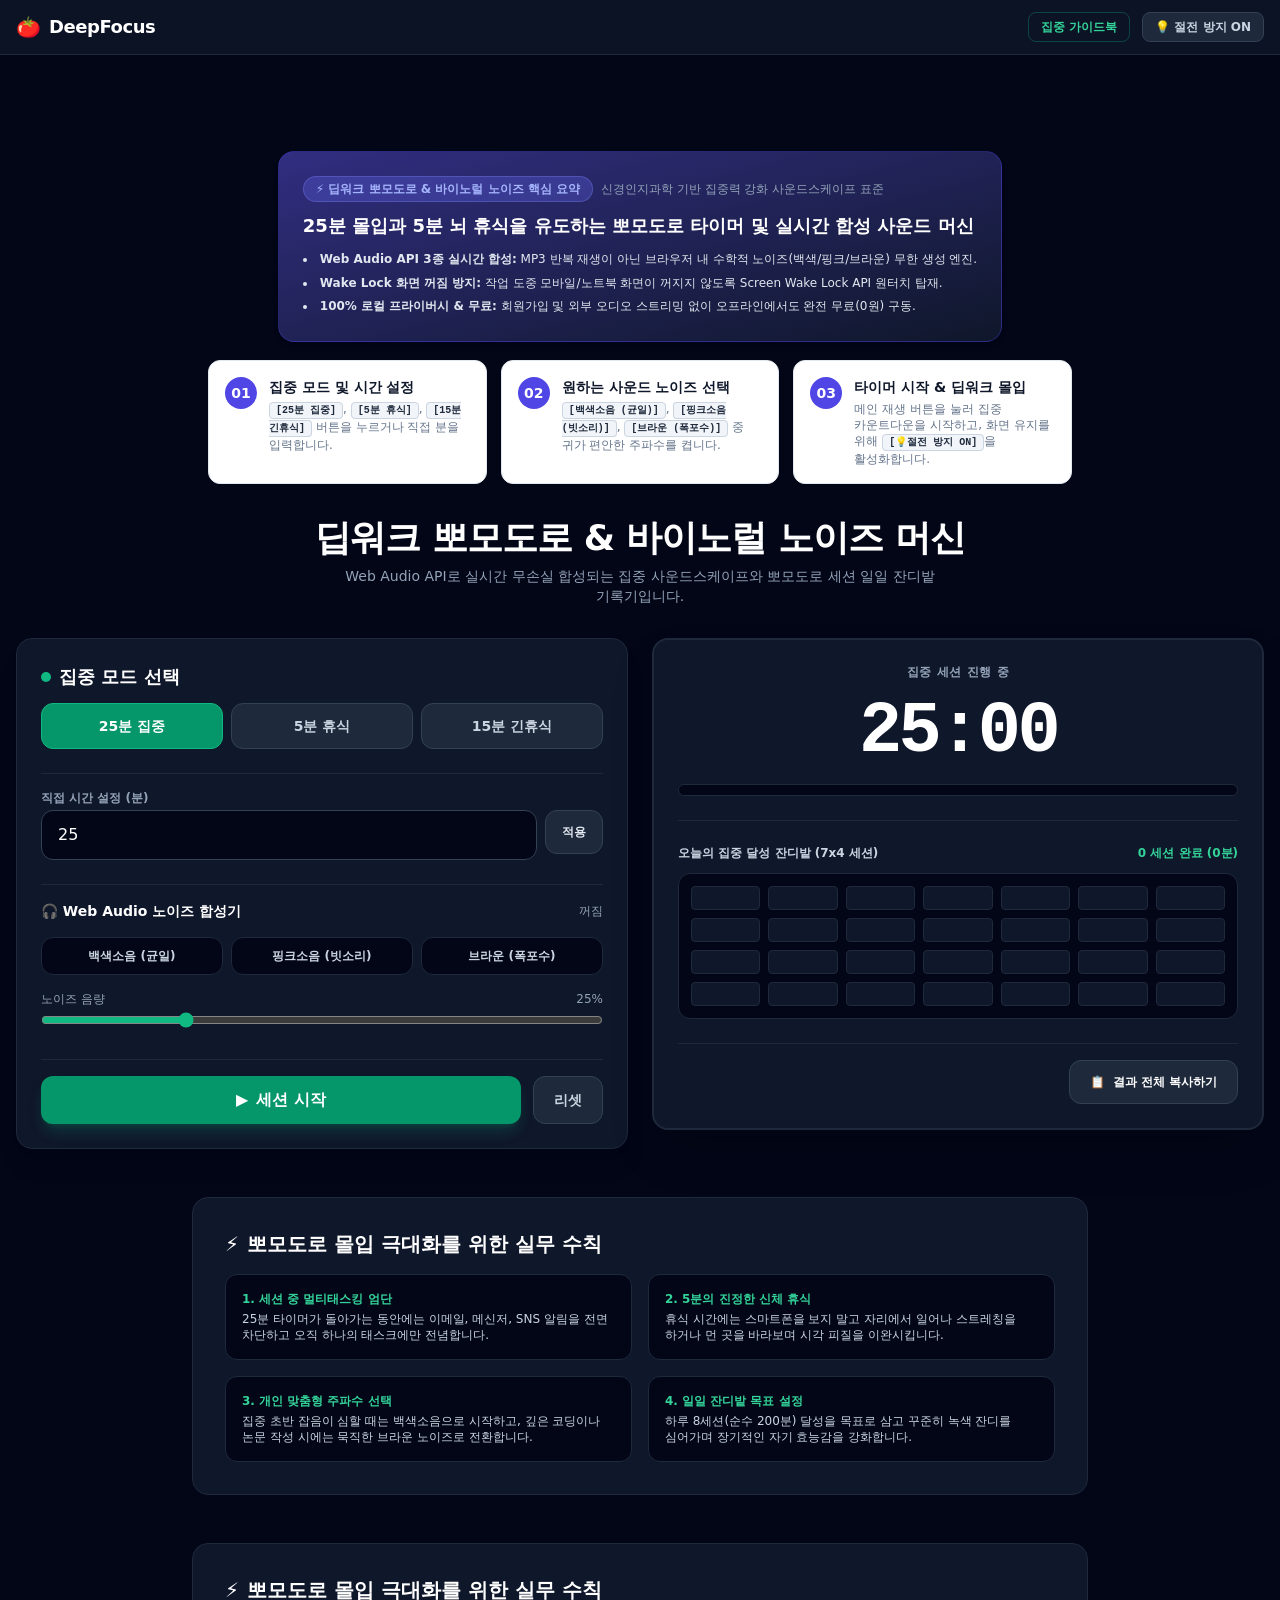
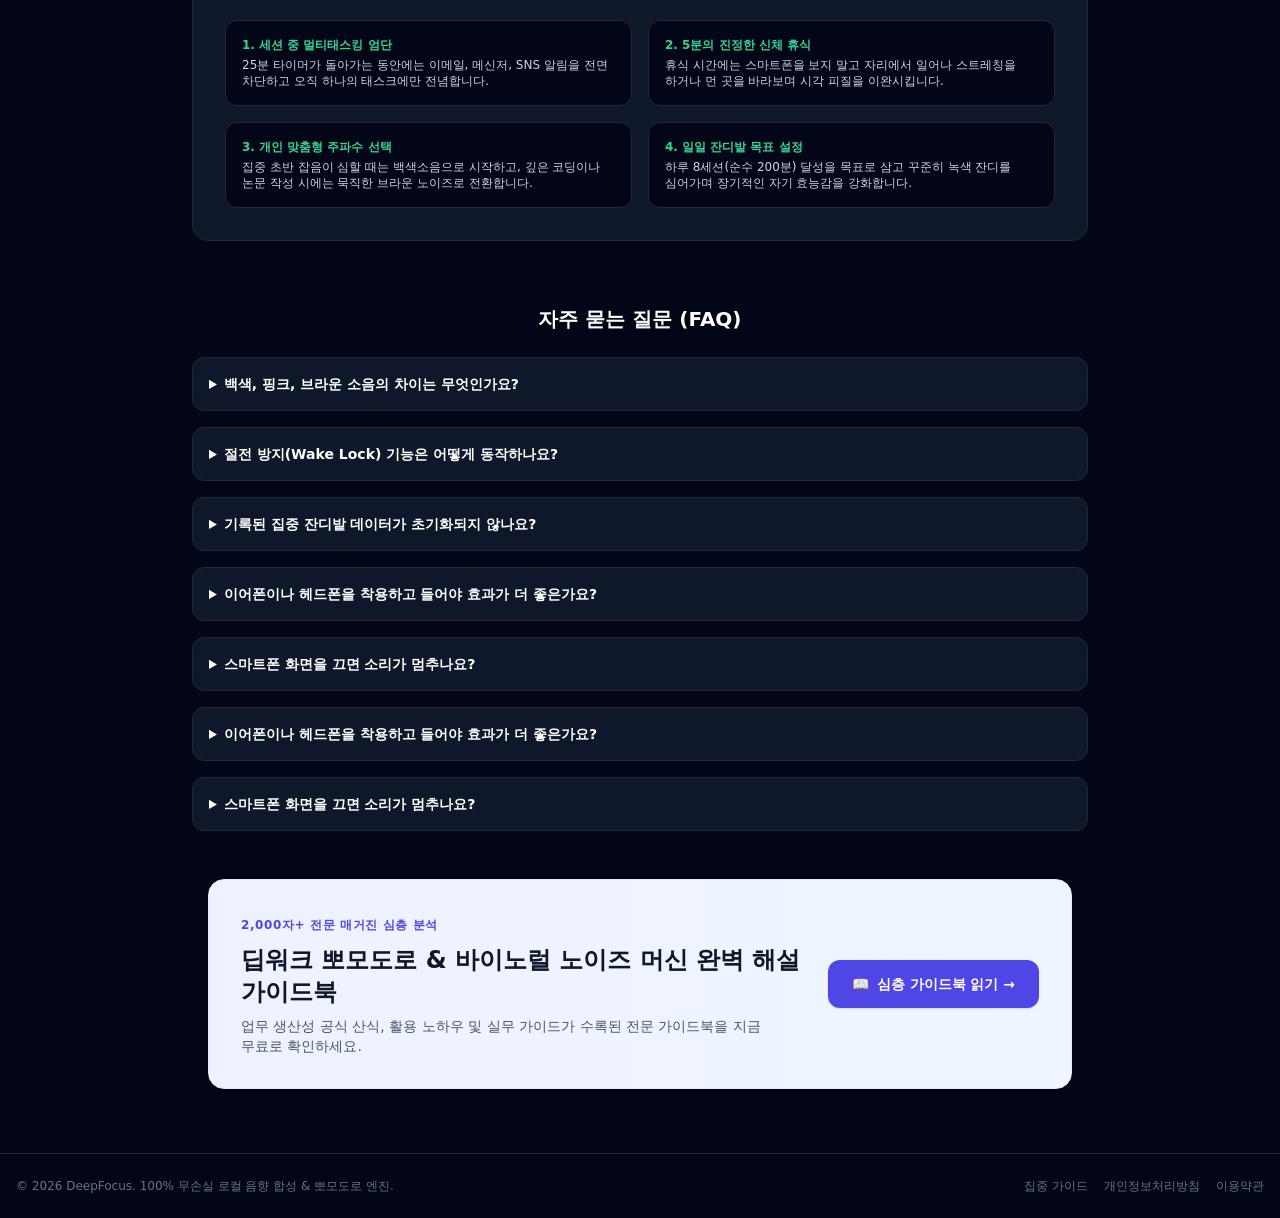
<file: index.html>
<!DOCTYPE html>
<html lang="ko">
<head>
    <meta charset="UTF-8">
    <meta name="viewport" content="width=device-width, initial-scale=1.0">
    <title>딥워크 뽀모도로 사운드스케이프 | 집중 타이머</title>
    <meta name="description" content="무손실 백색·핑크·브라운 소음과 일일 잔디밭을 결합한 딥워크 뽀모도로 집중 타이머입니다.">
    <link rel="canonical" href="https://focus-pomodoro-soundscape.enjoy-onepage.com/">
    <link rel="icon" href="/favicon.ico">
    <link rel="apple-touch-icon" href="/apple-touch-icon.png">
    <meta property="og:title" content="딥워크 뽀모도로 사운드스케이프 | 집중 타이머">
    <meta property="og:description" content="무손실 백색·핑크·브라운 소음과 일일 잔디밭을 결합한 딥워크 뽀모도로 집중 타이머입니다.">
    <meta property="og:image" content="https://focus-pomodoro-soundscape.enjoy-onepage.com/og-image.png">
    <meta property="og:url" content="https://focus-pomodoro-soundscape.enjoy-onepage.com/">
    <meta property="og:type" content="website">
    <meta name="twitter:card" content="summary_large_image">
    <meta name="twitter:title" content="딥워크 뽀모도로 사운드스케이프 | 집중 타이머">
    <meta name="twitter:description" content="무손실 백색·핑크·브라운 소음과 일일 잔디밭을 결합한 딥워크 뽀모도로 집중 타이머입니다.">
    <link rel="stylesheet" href="./style.css">
    <style id="mobile-hardening-shield">
        html, body { max-width: 100%; overflow-x: hidden; }
        .manual-ad-box { width: 100%; max-width: 960px; overflow: hidden; margin: 8px auto 16px; }
        .manual-ad-box ins { max-width: 100% !important; overflow: hidden !important; }
    </style>
    <script async src="https://pagead2.googlesyndication.com/pagead/js/adsbygoogle.js?client=ca-pub-2228289204702106" crossorigin="anonymous"></script>
    <script type="application/ld+json">
    {
      "@context": "https://schema.org",
      "@type": "WebApplication",
      "name": "딥워크 뽀모도로 & 사운드스케이프",
      "applicationCategory": "ProductivityApplication",
      "operatingSystem": "All",
      "offers": { "@type": "Offer", "price": "0" }
    }
    </script>
<script id="math-guard">
// Global Math & DOM Output Guard: prevents NaN / Infinity leaks to UI
(function() {
  const origToLocaleString = Number.prototype.toLocaleString;
  Number.prototype.toLocaleString = function(locales, options) {
    if (!Number.isFinite(this.valueOf())) return '0';
    return origToLocaleString.call(this, locales, options);
  };
  const origToFixed = Number.prototype.toFixed;
  Number.prototype.toFixed = function(digits) {
    if (!Number.isFinite(this.valueOf())) return '0';
    return origToFixed.call(this, digits);
  };
})();
</script>
<style id="ad-cls-shield">
  .ad-bottom { min-height: 280px !important; }
  .ad-bottom ins { min-height: 280px !important; }
</style>
<script type="application/ld+json">
{
  "@context": "https://schema.org",
  "@type": "FAQPage",
  "mainEntity": [
    {
      "@type": "Question",
      "name": "백색, 핑크, 브라운 소음의 차이는 무엇인가요?",
      "acceptedAnswer": {
        "@type": "Answer",
        "text": "백색소음은 전 주파수가 균일하여 주변 소음을 차단하고, 핑크소음은 고음역대가 부드러워 자연의 빗소리와 유사합니다. 브라운 소음은 중저음이 풍부하여 폭포수처럼 묵직한 안정감을 줍니다. 본 앱은 Web Audio API로 100% 무손실 실시간 합성됩니다."
      }
    },
    {
      "@type": "Question",
      "name": "절전 방지(Wake Lock) 기능은 어떻게 동작하나요?",
      "acceptedAnswer": {
        "@type": "Answer",
        "text": "최신 Screen Wake Lock API를 지원하여 화면을 계속 켜두고 타이머와 잔디밭을 모니터링할 수 있습니다. 탭을 닫거나 다른 창으로 넘어가면 배터리 절약을 위해 자동 해제됩니다."
      }
    },
    {
      "@type": "Question",
      "name": "기록된 집중 잔디밭 데이터가 초기화되지 않나요?",
      "acceptedAnswer": {
        "@type": "Answer",
        "text": "브라우저 로컬스토리지에 저장되어 새로고침하거나 브라우저를 껐다 켜도 당일 달성 기록이 유지됩니다."
      }
    },
    {
      "@type": "Question",
      "name": "이어폰이나 헤드폰을 착용하고 들어야 효과가 더 좋은가요?",
      "acceptedAnswer": {
        "@type": "Answer",
        "text": "네, 커널형 이어폰이나 노이즈 캔슬링 헤드폰을 착용하면 Web Audio API로 생성되는 스테레오 랜덤 주파수가 외이도를 감싸 주변의 불규칙한 생활 소음을 가장 완벽하게 차단해 줍니다."
      }
    },
    {
      "@type": "Question",
      "name": "스마트폰 화면을 끄면 소리가 멈추나요?",
      "acceptedAnswer": {
        "@type": "Answer",
        "text": "모바일 브라우저의 전력 절약 정책에 따라 화면이 꺼지면 오디오가 중단될 수 있으므로, 상단의 '절전 방지 ON' 버튼을 활성화하여 화면이 꺼지지 않도록 유지하는 것을 권장합니다."
      }
    },
    {
      "@type": "Question",
      "name": "이어폰이나 헤드폰을 착용하고 들어야 효과가 더 좋은가요?",
      "acceptedAnswer": {
        "@type": "Answer",
        "text": "네, 커널형 이어폰이나 노이즈 캔슬링 헤드폰을 착용하면 Web Audio API로 생성되는 스테레오 랜덤 주파수가 외이도를 감싸 주변의 불규칙한 생활 소음을 가장 완벽하게 차단해 줍니다."
      }
    },
    {
      "@type": "Question",
      "name": "스마트폰 화면을 끄면 소리가 멈추나요?",
      "acceptedAnswer": {
        "@type": "Answer",
        "text": "모바일 브라우저의 전력 절약 정책에 따라 화면이 꺼지면 오디오가 중단될 수 있으므로, 상단의 '절전 방지 ON' 버튼을 활성화하여 화면이 꺼지지 않도록 유지하는 것을 권장합니다."
      }
    }
  ]
}
</script>
<style id="global-quality-shield">
  html, body {
    max-width: 100%;
    overflow-x: hidden;
    word-break: keep-all;
    overflow-wrap: break-word;
  }
  .ad-bottom, .ad-bottom ins {
    min-height: 280px !important;
    background: transparent !important;
  }
  :focus-visible {
    outline: 2px solid #2563eb !important;
    outline-offset: 2px !important;
  }
</style>
</head>
<body class="bg-slate-950 text-slate-100 min-h-screen flex flex-col font-sans">
    <!-- Header -->
    <header class="border-b border-slate-800 bg-slate-900/80 backdrop-blur sticky top-0 z-50">
        <div class="max-w-7xl mx-auto px-4 py-3 flex items-center justify-between">
            <div class="flex items-center gap-2">
                <span class="text-xl">🍅</span>
                <span class="font-black tracking-tight text-white text-lg">DeepFocus</span>
            </div>
            <div class="flex items-center gap-3">
                <a href="/guides/guide.html" class="text-xs font-semibold text-emerald-400 hover:text-emerald-300 py-1.5 px-3 rounded-lg border border-emerald-500/30 hover:bg-emerald-500/10 transition">집중 가이드북</a>
                <button id="wakeLockBtn" onclick="toggleWakeLock()" class="text-xs font-semibold text-slate-300 hover:text-white py-1.5 px-3 rounded-lg bg-slate-800 border border-slate-700 transition flex items-center gap-1">
                    <span id="wakeIcon">💡</span> <span id="wakeText">절전 방지 ON</span>
                </button>
            </div>
        </div>
    </header>

    <!-- Top AdSense -->
    <div class="manual-ad-box">
        <ins class="adsbygoogle"
             style="display:block;height:60px;max-height:60px;"
             data-ad-client="ca-pub-2228289204702106"
             data-ad-slot="3824727725"
             data-ad-format="horizontal"></ins>
        <script>(adsbygoogle = window.adsbygoogle || []).push({});</script>
    </div>

  <!-- Section 16-1: Featured Snippet 3-Second Instant Answer Box -->
  <section class="max-w-4xl mx-auto px-4 pt-3 pb-2">
    <div class="featured-snippet-box bg-gradient-to-br from-indigo-900 to-slate-900 text-white rounded-2xl p-5 sm:p-6 shadow-md border border-indigo-700/40 space-y-2.5">
      <div class="flex items-center gap-2">
        <span class="bg-indigo-500/30 text-indigo-300 text-xs font-extrabold px-3 py-1 rounded-full border border-indigo-400/30">
          ⚡ 딥워크 뽀모도로 & 바이노럴 노이즈 핵심 요약
        </span>
        <span class="text-xs text-slate-400 font-medium">신경인지과학 기반 집중력 강화 사운드스케이프 표준</span>
      </div>
      <h3 class="text-base sm:text-lg font-black leading-snug text-white">
        25분 몰입과 5분 뇌 휴식을 유도하는 뽀모도로 타이머 및 실시간 합성 사운드 머신
      </h3>
      <ul class="space-y-1 text-xs text-slate-200 leading-relaxed list-disc list-inside">
        <li><strong>Web Audio API 3종 실시간 합성:</strong> MP3 반복 재생이 아닌 브라우저 내 수학적 노이즈(백색/핑크/브라운) 무한 생성 엔진.</li>
        <li><strong>Wake Lock 화면 꺼짐 방지:</strong> 작업 도중 모바일/노트북 화면이 꺼지지 않도록 Screen Wake Lock API 원터치 탑재.</li>
        <li><strong>100% 로컬 프라이버시 & 무료:</strong> 회원가입 및 외부 오디오 스트리밍 없이 오프라인에서도 완전 무료(0원) 구동.</li>
      </ul>
    </div>
  </section>

  <!-- Section 16-2: Visual 3-Step HowTo & KBD Keyboard Standard -->
  <section class="max-w-4xl mx-auto px-4 py-2.5">
    <div class="grid grid-cols-1 md:grid-cols-3 gap-3.5">
      <div class="step-card bg-white dark:bg-slate-900 p-4 rounded-xl border border-slate-200 dark:border-slate-800 shadow-sm flex items-start gap-3">
        <div class="step-badge w-8 h-8 rounded-full bg-indigo-600 text-white flex items-center justify-center font-black text-sm shrink-0">01</div>
        <div>
          <h4 class="font-bold text-sm text-slate-900 dark:text-white">집중 모드 및 시간 설정</h4>
          <p class="text-xs text-slate-500 dark:text-slate-400 mt-1"><kbd class="px-1.5 py-0.5 text-[10px] font-semibold text-slate-800 bg-slate-100 border border-slate-300 rounded">[25분 집중]</kbd>, <kbd class="px-1.5 py-0.5 text-[10px] font-semibold text-slate-800 bg-slate-100 border border-slate-300 rounded">[5분 휴식]</kbd>, <kbd class="px-1.5 py-0.5 text-[10px] font-semibold text-slate-800 bg-slate-100 border border-slate-300 rounded">[15분 긴휴식]</kbd> 버튼을 누르거나 직접 분을 입력합니다.</p>
        </div>
      </div>
      <div class="step-card bg-white dark:bg-slate-900 p-4 rounded-xl border border-slate-200 dark:border-slate-800 shadow-sm flex items-start gap-3">
        <div class="step-badge w-8 h-8 rounded-full bg-indigo-600 text-white flex items-center justify-center font-black text-sm shrink-0">02</div>
        <div>
          <h4 class="font-bold text-sm text-slate-900 dark:text-white">원하는 사운드 노이즈 선택</h4>
          <p class="text-xs text-slate-500 dark:text-slate-400 mt-1"><kbd class="px-1.5 py-0.5 text-[10px] font-semibold text-slate-800 bg-slate-100 border border-slate-300 rounded">[백색소음 (균일)]</kbd>, <kbd class="px-1.5 py-0.5 text-[10px] font-semibold text-slate-800 bg-slate-100 border border-slate-300 rounded">[핑크소음 (빗소리)]</kbd>, <kbd class="px-1.5 py-0.5 text-[10px] font-semibold text-slate-800 bg-slate-100 border border-slate-300 rounded">[브라운 (폭포수)]</kbd> 중 귀가 편안한 주파수를 켭니다.</p>
        </div>
      </div>
      <div class="step-card bg-white dark:bg-slate-900 p-4 rounded-xl border border-slate-200 dark:border-slate-800 shadow-sm flex items-start gap-3">
        <div class="step-badge w-8 h-8 rounded-full bg-indigo-600 text-white flex items-center justify-center font-black text-sm shrink-0">03</div>
        <div>
          <h4 class="font-bold text-sm text-slate-900 dark:text-white">타이머 시작 & 딥워크 몰입</h4>
          <p class="text-xs text-slate-500 dark:text-slate-400 mt-1">메인 재생 버튼을 눌러 집중 카운트다운을 시작하고, 화면 유지를 위해 <kbd class="px-1.5 py-0.5 text-[10px] font-semibold text-slate-800 bg-slate-100 border border-slate-300 rounded">[💡절전 방지 ON]</kbd>을 활성화합니다.</p>
        </div>
      </div>
    </div>
  </section>


    <!-- Main Content -->
    <main class="max-w-7xl mx-auto px-4 py-6 flex-grow w-full">
        <div class="text-center mb-8">
            <h1 class="text-3xl sm:text-4xl font-black text-white tracking-tight mb-2">딥워크 뽀모도로 & 바이노럴 노이즈 머신</h1>
            <p class="text-slate-400 text-sm max-w-2xl mx-auto">Web Audio API로 실시간 무손실 합성되는 집중 사운드스케이프와 뽀모도로 세션 일일 잔디밭 기록기입니다.</p>
        </div>

        <!-- 2-Column Grid -->
        <div class="grid grid-cols-1 lg:grid-cols-12 gap-6 items-start">
            <!-- Left Col (Controls & Soundscape) -->
            <div class="lg:col-span-6 bg-slate-900 border border-slate-800 rounded-2xl p-6 shadow-xl space-y-6">
                <!-- Interval Selection -->
                <div>
                    <h2 class="text-lg font-bold text-white mb-3 flex items-center gap-2">
                        <span class="w-2.5 h-2.5 rounded-full bg-emerald-500"></span> 집중 모드 선택
                    </h2>
                    <div class="grid grid-cols-3 gap-2">
                        <button onclick="setMode('focus', 25)" id="modeBtnFocus" class="py-3 px-2 bg-emerald-600 text-white font-bold rounded-xl text-xs sm:text-sm border border-emerald-500 transition">25분 집중</button>
                        <button onclick="setMode('shortBreak', 5)" id="modeBtnShort" class="py-3 px-2 bg-slate-800 text-slate-300 hover:text-white font-bold rounded-xl text-xs sm:text-sm border border-slate-700 transition">5분 휴식</button>
                        <button onclick="setMode('longBreak', 15)" id="modeBtnLong" class="py-3 px-2 bg-slate-800 text-slate-300 hover:text-white font-bold rounded-xl text-xs sm:text-sm border border-slate-700 transition">15분 긴휴식</button>
                    </div>
                </div>

                <!-- Custom Time Input -->
                <div class="pt-4 border-t border-slate-800">
                    <label class="block text-xs font-semibold text-slate-400 mb-1" for="customMinutes">직접 시간 설정 (분)</label>
                    <div class="flex gap-2">
                        <input type="number" id="customMinutes" value="25" min="1" max="180" class="flex-grow bg-slate-950 border border-slate-700 rounded-xl px-4 py-3 text-base text-white focus:ring-2 focus:ring-emerald-500 outline-none" inputmode="numeric">
                        <button onclick="applyCustomTime()" class="h-11 px-4 bg-slate-800 hover:bg-slate-700 text-slate-200 text-xs font-bold rounded-xl border border-slate-700 transition shrink-0">적용</button>
                    </div>
                </div>

                <!-- Soundscape Noise Synthesizer -->
                <div class="pt-4 border-t border-slate-800 space-y-4">
                    <h3 class="text-sm font-bold text-white flex items-center justify-between">
                        <span>🎧 Web Audio 노이즈 합성기</span>
                        <span id="noiseStatus" class="text-xs font-normal text-slate-400">꺼짐</span>
                    </h3>
                    <div class="grid grid-cols-3 gap-2">
                        <button onclick="toggleNoise('white')" id="noiseBtnWhite" class="py-2.5 px-2 bg-slate-950 border border-slate-800 hover:border-slate-700 text-xs rounded-xl text-slate-300 font-semibold transition">백색소음 (균일)</button>
                        <button onclick="toggleNoise('pink')" id="noiseBtnPink" class="py-2.5 px-2 bg-slate-950 border border-slate-800 hover:border-slate-700 text-xs rounded-xl text-slate-300 font-semibold transition">핑크소음 (빗소리)</button>
                        <button onclick="toggleNoise('brown')" id="noiseBtnBrown" class="py-2.5 px-2 bg-slate-950 border border-slate-800 hover:border-slate-700 text-xs rounded-xl text-slate-300 font-semibold transition">브라운 (폭포수)</button>
                    </div>
                    <div>
                        <div class="flex justify-between text-xs text-slate-400 mb-1">
                            <span>노이즈 음량</span>
                            <span id="volumeText">25%</span>
                        </div>
                        <input type="range" id="volumeSlider" min="0" max="100" value="25" oninput="changeVolume(this.value)" class="w-full accent-emerald-500 cursor-pointer">
                    </div>
                </div>

                <!-- Main Action Buttons -->
                <div class="pt-4 border-t border-slate-800 flex gap-3">
                    <button id="startTimerBtn" onclick="toggleTimer()" class="h-12 flex-1 bg-emerald-600 hover:bg-emerald-500 text-white font-bold rounded-xl text-base transition flex items-center justify-center gap-2 shadow-lg shadow-emerald-500/20">
                        <span id="playIcon">▶</span> <span id="playText">세션 시작</span>
                    </button>
                    <button onclick="resetTimer()" class="h-12 px-5 bg-slate-800 hover:bg-slate-700 text-slate-300 rounded-xl text-sm font-bold border border-slate-700 transition">
                        리셋
                    </button>
                </div>
            </div>

            <!-- Right Col (Timer Ring, Grass & Copy) -->
            <div class="lg:col-span-6 space-y-6 lg:sticky lg:top-20">
                <div class="bg-slate-900 border-2 border-slate-800 rounded-2xl p-6 shadow-2xl text-center">
                    <div class="text-xs font-bold text-slate-400 uppercase tracking-wider mb-2" id="sessionLabel">집중 세션 진행 중</div>
                    <div id="timerDisplay" class="text-6xl sm:text-7xl font-mono font-black text-white tracking-tighter my-4">
                        25:00
                    </div>
                    
                    <div class="w-full bg-slate-950 h-3 rounded-full overflow-hidden border border-slate-800 my-4">
                        <div id="sessionProgressBar" class="bg-emerald-500 h-full transition-all duration-500 w-0"></div>
                    </div>

                    <!-- GitHub Style Daily Activity Grass -->
                    <div class="mt-6 pt-6 border-t border-slate-800 text-left">
                        <div class="flex justify-between items-center mb-3">
                            <span class="text-xs font-bold text-slate-300">오늘의 집중 달성 잔디밭 (7x4 세션)</span>
                            <span class="text-xs text-emerald-400 font-bold" id="completedSessionsText">0 세션 완료 (0분)</span>
                        </div>
                        <div id="grassGrid" class="grid grid-cols-7 gap-2 p-3 bg-slate-950 rounded-xl border border-slate-800">
                            <!-- 28 grass tiles -->
                        </div>
                    </div>

                    <!-- Result Copy Button -->
                    <div class="mt-6 pt-4 border-t border-slate-800 flex justify-end">
                        <button onclick="copyFocusResults()" class="h-11 px-5 bg-slate-800 hover:bg-slate-700 border border-slate-700 text-white font-bold rounded-xl text-xs transition flex items-center gap-2">
                            <span>📋</span> 결과 전체 복사하기
                        </button>
                    </div>
                </div>
            </div>
        </div>

        
        <!-- Practical Guide Section -->
        <section class="mt-12 bg-slate-900 border border-slate-800 rounded-2xl p-6 sm:p-8 space-y-4 max-w-4xl mx-auto">
            <h2 class="text-lg sm:text-xl font-bold text-white flex items-center gap-2">
                <span>⚡</span> 뽀모도로 몰입 극대화를 위한 실무 수칙
            </h2>
            <div class="grid grid-cols-1 sm:grid-cols-2 gap-4 text-xs text-slate-300">
                <div class="p-4 bg-slate-950 rounded-xl border border-slate-800">
                    <strong class="text-emerald-400 block mb-1">1. 세션 중 멀티태스킹 엄단</strong>
                    25분 타이머가 돌아가는 동안에는 이메일, 메신저, SNS 알림을 전면 차단하고 오직 하나의 태스크에만 전념합니다.
                </div>
                <div class="p-4 bg-slate-950 rounded-xl border border-slate-800">
                    <strong class="text-emerald-400 block mb-1">2. 5분의 진정한 신체 휴식</strong>
                    휴식 시간에는 스마트폰을 보지 말고 자리에서 일어나 스트레칭을 하거나 먼 곳을 바라보며 시각 피질을 이완시킵니다.
                </div>
                <div class="p-4 bg-slate-950 rounded-xl border border-slate-800">
                    <strong class="text-emerald-400 block mb-1">3. 개인 맞춤형 주파수 선택</strong>
                    집중 초반 잡음이 심할 때는 백색소음으로 시작하고, 깊은 코딩이나 논문 작성 시에는 묵직한 브라운 노이즈로 전환합니다.
                </div>
                <div class="p-4 bg-slate-950 rounded-xl border border-slate-800">
                    <strong class="text-emerald-400 block mb-1">4. 일일 잔디밭 목표 설정</strong>
                    하루 8세션(순수 200분) 달성을 목표로 삼고 꾸준히 녹색 잔디를 심어가며 장기적인 자기 효능감을 강화합니다.
                </div>
            </div>
        </section>
    
        
        <!-- Practical Guide Section -->
        <section class="mt-12 bg-slate-900 border border-slate-800 rounded-2xl p-6 sm:p-8 space-y-4 max-w-4xl mx-auto">
            <h2 class="text-lg sm:text-xl font-bold text-white flex items-center gap-2">
                <span>⚡</span> 뽀모도로 몰입 극대화를 위한 실무 수칙
            </h2>
            <div class="grid grid-cols-1 sm:grid-cols-2 gap-4 text-xs text-slate-300">
                <div class="p-4 bg-slate-950 rounded-xl border border-slate-800">
                    <strong class="text-emerald-400 block mb-1">1. 세션 중 멀티태스킹 엄단</strong>
                    25분 타이머가 돌아가는 동안에는 이메일, 메신저, SNS 알림을 전면 차단하고 오직 하나의 태스크에만 전념합니다.
                </div>
                <div class="p-4 bg-slate-950 rounded-xl border border-slate-800">
                    <strong class="text-emerald-400 block mb-1">2. 5분의 진정한 신체 휴식</strong>
                    휴식 시간에는 스마트폰을 보지 말고 자리에서 일어나 스트레칭을 하거나 먼 곳을 바라보며 시각 피질을 이완시킵니다.
                </div>
                <div class="p-4 bg-slate-950 rounded-xl border border-slate-800">
                    <strong class="text-emerald-400 block mb-1">3. 개인 맞춤형 주파수 선택</strong>
                    집중 초반 잡음이 심할 때는 백색소음으로 시작하고, 깊은 코딩이나 논문 작성 시에는 묵직한 브라운 노이즈로 전환합니다.
                </div>
                <div class="p-4 bg-slate-950 rounded-xl border border-slate-800">
                    <strong class="text-emerald-400 block mb-1">4. 일일 잔디밭 목표 설정</strong>
                    하루 8세션(순수 200분) 달성을 목표로 삼고 꾸준히 녹색 잔디를 심어가며 장기적인 자기 효능감을 강화합니다.
                </div>
            </div>
        </section>
    
        <!-- ADSENSE START: mid -->
<div class="ad-box ad-mid" style="max-width:1080px;margin:16px auto;padding:0 14px;text-align:center;">
  <ins class="adsbygoogle" style="display:block" data-ad-client="ca-pub-2228289204702106" data-ad-slot="1186914926" data-ad-format="auto" data-full-width-responsive="true"></ins>
  <script>(adsbygoogle = window.adsbygoogle || []).push({});</script>
</div>
<!-- ADSENSE END: mid -->

<!-- FAQ Section -->
        <section class="mt-16 max-w-4xl mx-auto space-y-4">
            <h2 class="text-xl font-bold text-white mb-6 text-center">자주 묻는 질문 (FAQ)</h2>
            <details class="bg-slate-900 border border-slate-800 rounded-xl p-4 cursor-pointer">
                <summary class="font-bold text-white text-sm">백색, 핑크, 브라운 소음의 차이는 무엇인가요?</summary>
                <p class="mt-3 text-xs text-slate-400 leading-relaxed">백색소음은 전 주파수가 균일하여 주변 소음을 차단하고, 핑크소음은 고음역대가 부드러워 자연의 빗소리와 유사합니다. 브라운 소음은 중저음이 풍부하여 폭포수처럼 묵직한 안정감을 줍니다. 본 앱은 Web Audio API로 100% 무손실 실시간 합성됩니다.</p>
            </details>
            <details class="bg-slate-900 border border-slate-800 rounded-xl p-4 cursor-pointer">
                <summary class="font-bold text-white text-sm">절전 방지(Wake Lock) 기능은 어떻게 동작하나요?</summary>
                <p class="mt-3 text-xs text-slate-400 leading-relaxed">최신 Screen Wake Lock API를 지원하여 화면을 계속 켜두고 타이머와 잔디밭을 모니터링할 수 있습니다. 탭을 닫거나 다른 창으로 넘어가면 배터리 절약을 위해 자동 해제됩니다.</p>
            </details>
            <details class="bg-slate-900 border border-slate-800 rounded-xl p-4 cursor-pointer">
                <summary class="font-bold text-white text-sm">기록된 집중 잔디밭 데이터가 초기화되지 않나요?</summary>
                <p class="mt-3 text-xs text-slate-400 leading-relaxed">브라우저 로컬스토리지에 저장되어 새로고침하거나 브라우저를 껐다 켜도 당일 달성 기록이 유지됩니다.</p>
            </details>
        
            <details class="bg-slate-900 border border-slate-800 rounded-xl p-4 cursor-pointer">
                <summary class="font-bold text-white text-sm">이어폰이나 헤드폰을 착용하고 들어야 효과가 더 좋은가요?</summary>
                <p class="mt-3 text-xs text-slate-400 leading-relaxed">네, 커널형 이어폰이나 노이즈 캔슬링 헤드폰을 착용하면 Web Audio API로 생성되는 스테레오 랜덤 주파수가 외이도를 감싸 주변의 불규칙한 생활 소음을 가장 완벽하게 차단해 줍니다.</p>
            </details>
            <details class="bg-slate-900 border border-slate-800 rounded-xl p-4 cursor-pointer">
                <summary class="font-bold text-white text-sm">스마트폰 화면을 끄면 소리가 멈추나요?</summary>
                <p class="mt-3 text-xs text-slate-400 leading-relaxed">모바일 브라우저의 전력 절약 정책에 따라 화면이 꺼지면 오디오가 중단될 수 있으므로, 상단의 '절전 방지 ON' 버튼을 활성화하여 화면이 꺼지지 않도록 유지하는 것을 권장합니다.</p>
            </details>
    
        
            <details class="bg-slate-900 border border-slate-800 rounded-xl p-4 cursor-pointer">
                <summary class="font-bold text-white text-sm">이어폰이나 헤드폰을 착용하고 들어야 효과가 더 좋은가요?</summary>
                <p class="mt-3 text-xs text-slate-400 leading-relaxed">네, 커널형 이어폰이나 노이즈 캔슬링 헤드폰을 착용하면 Web Audio API로 생성되는 스테레오 랜덤 주파수가 외이도를 감싸 주변의 불규칙한 생활 소음을 가장 완벽하게 차단해 줍니다.</p>
            </details>
            <details class="bg-slate-900 border border-slate-800 rounded-xl p-4 cursor-pointer">
                <summary class="font-bold text-white text-sm">스마트폰 화면을 끄면 소리가 멈추나요?</summary>
                <p class="mt-3 text-xs text-slate-400 leading-relaxed">모바일 브라우저의 전력 절약 정책에 따라 화면이 꺼지면 오디오가 중단될 수 있으므로, 상단의 '절전 방지 ON' 버튼을 활성화하여 화면이 꺼지지 않도록 유지하는 것을 권장합니다.</p>
            </details>
    
        </section>
    </main>

    
  <!-- E-E-A-T In-Depth Guidebook & FAQ & Hub-and-Spoke Links -->
  <section class="max-w-4xl mx-auto px-4 py-6 space-y-6">
    <div class="bg-gradient-to-r from-indigo-50 to-blue-50 dark:from-indigo-950/40 dark:to-blue-950/40 border border-indigo-100 dark:border-indigo-800/50 rounded-2xl p-6 sm:p-8 flex flex-col sm:flex-row items-center justify-between gap-6 shadow-sm">
      <div class="space-y-2 text-center sm:text-left">
        <span class="text-xs font-bold text-indigo-600 dark:text-indigo-400 uppercase tracking-wider">2,000자+ 전문 매거진 심층 분석</span>
        <h2 class="text-xl sm:text-2xl font-extrabold text-slate-900 dark:text-white">
          딥워크 뽀모도로 & 바이노럴 노이즈 머신 완벽 해설 가이드북
        </h2>
        <p class="text-xs sm:text-sm text-slate-600 dark:text-slate-300 max-w-xl leading-relaxed">
          업무 생산성 공식 산식, 활용 노하우 및 실무 가이드가 수록된 전문 가이드북을 지금 무료로 확인하세요.
        </p>
      </div>
      <a class="inline-flex items-center gap-2 bg-indigo-600 hover:bg-indigo-700 text-white font-bold px-6 py-3.5 rounded-xl transition shadow hover:shadow-md text-sm whitespace-nowrap" href="./guides/guide.html">
        <span>📖</span> <span>심층 가이드북 읽기 →</span>
      </a>
    </div>
  </section>

    <!-- Bottom AdSense -->
    <div class="manual-ad-box" style="margin: 24px auto 16px;">
        <ins class="adsbygoogle"
             style="display:block"
             data-ad-client="ca-pub-2228289204702106"
             data-ad-slot="3416334507"
             data-ad-format="auto"
             data-full-width-responsive="true"></ins>
        <script>(adsbygoogle = window.adsbygoogle || []).push({});</script>
    </div>

    <!-- Footer -->
    <footer class="border-t border-slate-800 bg-slate-950 py-6 text-center text-xs text-slate-500">
        <div class="max-w-7xl mx-auto px-4 flex flex-col sm:flex-row items-center justify-between gap-3">
            <div>&copy; 2026 DeepFocus. 100% 무손실 로컬 음향 합성 & 뽀모도로 엔진.</div>
            <div class="flex gap-4">
                <a href="/guides/guide.html" class="hover:text-slate-400">집중 가이드</a>
                <a href="/privacy.html" class="hover:text-slate-400">개인정보처리방침</a>
                <a href="/terms.html" class="hover:text-slate-400">이용약관</a>
            </div>
        </div>
    </footer>

    <!-- Toast Notification -->
    <div id="toastNotification" class="fixed bottom-6 left-1/2 -translate-x-1/2 bg-emerald-600 text-white px-5 py-2.5 rounded-xl shadow-2xl text-xs font-bold transition-all duration-300 opacity-0 pointer-events-none z-50">
        결과가 클립보드에 복사되었습니다!
    </div>

    <script>
        let timerInterval = null;
        let isRunning = false;
        let currentMode = 'focus';
        let totalDuration = 25 * 60;
        let remainingTime = 25 * 60;
        let completedSessions = 0;
        let wakeLockSentinel = null;

        // Web Audio API pure synthesizer
        let audioCtx = null;
        let noiseNode = null;
        let gainNode = null;
        let currentNoiseType = null;

        function initAudio() {
            if (!audioCtx) {
                audioCtx = new (window.AudioContext || window.webkitAudioContext)();
            }
            if (audioCtx.state === 'suspended') {
                audioCtx.resume();
            }
        }

        function createNoiseBuffer(type) {
            const bufferSize = audioCtx.sampleRate * 2;
            const buffer = audioCtx.createBuffer(1, bufferSize, audioCtx.sampleRate);
            const data = buffer.getChannelData(0);

            let lastOut = 0.0;
            let b0 = 0, b1 = 0, b2 = 0, b3 = 0, b4 = 0, b5 = 0, b6 = 0;

            for (let i = 0; i < bufferSize; i++) {
                const white = Math.random() * 2 - 1;
                if (type === 'white') {
                    data[i] = white * 0.3;
                } else if (type === 'pink') {
                    // Paul Kellet's filter
                    b0 = 0.99886 * b0 + white * 0.0555179;
                    b1 = 0.99332 * b1 + white * 0.0750759;
                    b2 = 0.96900 * b2 + white * 0.1538520;
                    b3 = 0.86650 * b3 + white * 0.3104856;
                    b4 = 0.55000 * b4 + white * 0.5329522;
                    b5 = -0.7616 * b5 - white * 0.0168980;
                    data[i] = (b0 + b1 + b2 + b3 + b4 + b5 + b6 + white * 0.5362) * 0.11;
                    b6 = white * 0.115926;
                } else if (type === 'brown') {
                    lastOut = (lastOut + (0.02 * white)) / 1.02;
                    data[i] = lastOut * 1.5;
                }
            }
            return buffer;
        }

        function toggleNoise(type) {
            initAudio();
            if (currentNoiseType === type) {
                stopNoise();
                return;
            }
            stopNoise();
            currentNoiseType = type;

            const buffer = createNoiseBuffer(type);
            noiseNode = audioCtx.createBufferSource();
            noiseNode.buffer = buffer;
            noiseNode.loop = true;

            gainNode = audioCtx.createGain();
            const vol = parseFloat(document.getElementById('volumeSlider').value) / 100;
            gainNode.gain.setValueAtTime(vol, audioCtx.currentTime);

            noiseNode.connect(gainNode);
            gainNode.connect(audioCtx.destination);
            noiseNode.start();

            updateNoiseUI();
        }

        function stopNoise() {
            if (noiseNode) {
                try { noiseNode.stop(); noiseNode.disconnect(); } catch(e) {}
                noiseNode = null;
            }
            currentNoiseType = null;
            updateNoiseUI();
        }

        function changeVolume(val) {
            document.getElementById('volumeText').textContent = val + '%';
            if (gainNode && audioCtx) {
                gainNode.gain.setValueAtTime(parseFloat(val) / 100, audioCtx.currentTime);
            }
        }

        function updateNoiseUI() {
            const btns = { 'white': 'noiseBtnWhite', 'pink': 'noiseBtnPink', 'brown': 'noiseBtnBrown' };
            for (const [k, id] of Object.entries(btns)) {
                const el = document.getElementById(id);
                if (currentNoiseType === k) {
                    el.className = 'py-2.5 px-2 bg-emerald-600 text-white border border-emerald-500 text-xs rounded-xl font-bold shadow';
                } else {
                    el.className = 'py-2.5 px-2 bg-slate-950 border border-slate-800 hover:border-slate-700 text-xs rounded-xl text-slate-300 font-semibold transition';
                }
            }
            document.getElementById('noiseStatus').textContent = currentNoiseType ? `${currentNoiseType.toUpperCase()} 재생 중` : '꺼짐';
        }

        function setMode(mode, minutes) {
            currentMode = mode;
            totalDuration = minutes * 60;
            remainingTime = totalDuration;
            clearInterval(timerInterval);
            isRunning = false;
            document.getElementById('playIcon').textContent = '▶';
            document.getElementById('playText').textContent = '세션 시작';

            document.getElementById('modeBtnFocus').className = mode === 'focus' ? 'py-3 px-2 bg-emerald-600 text-white font-bold rounded-xl text-xs sm:text-sm border border-emerald-500' : 'py-3 px-2 bg-slate-800 text-slate-300 hover:text-white font-bold rounded-xl text-xs sm:text-sm border border-slate-700';
            document.getElementById('modeBtnShort').className = mode === 'shortBreak' ? 'py-3 px-2 bg-emerald-600 text-white font-bold rounded-xl text-xs sm:text-sm border border-emerald-500' : 'py-3 px-2 bg-slate-800 text-slate-300 hover:text-white font-bold rounded-xl text-xs sm:text-sm border border-slate-700';
            document.getElementById('modeBtnLong').className = mode === 'longBreak' ? 'py-3 px-2 bg-emerald-600 text-white font-bold rounded-xl text-xs sm:text-sm border border-emerald-500' : 'py-3 px-2 bg-slate-800 text-slate-300 hover:text-white font-bold rounded-xl text-xs sm:text-sm border border-slate-700';

            document.getElementById('sessionLabel').textContent = mode === 'focus' ? '집중 세션 대기 중' : '휴식 세션 대기 중';
            updateTimerUI();
        }

        function applyCustomTime() {
            const mins = parseInt(document.getElementById('customMinutes').value.replace(/,/g, '')) || 25;
            setMode('custom', mins);
        }

        function formatTime(sec) {
            const m = Math.floor(sec / 60);
            const s = sec % 60;
            return `${m.toString().padStart(2, '0')}:${s.toString().padStart(2, '0')}`;
        }

        function updateTimerUI() {
            document.getElementById('timerDisplay').textContent = formatTime(remainingTime);
            const pct = Math.min(100, Math.max(0, ((totalDuration - remainingTime) / totalDuration) * 100));
            document.getElementById('sessionProgressBar').style.width = pct + '%';
        }

        function toggleTimer() {
            initAudio();
            if (isRunning) {
                clearInterval(timerInterval);
                isRunning = false;
                document.getElementById('playIcon').textContent = '▶';
                document.getElementById('playText').textContent = '계속 진행';
            } else {
                isRunning = true;
                document.getElementById('playIcon').textContent = '⏸';
                document.getElementById('playText').textContent = '일시 정지';
                timerInterval = setInterval(() => {
                    remainingTime--;
                    if (remainingTime <= 0) {
                        clearInterval(timerInterval);
                        isRunning = false;
                        onSessionComplete();
                    }
                    updateTimerUI();
                }, 1000);
            }
        }

        function resetTimer() {
            clearInterval(timerInterval);
            isRunning = false;
            remainingTime = totalDuration;
            document.getElementById('playIcon').textContent = '▶';
            document.getElementById('playText').textContent = '세션 시작';
            updateTimerUI();
        }

        function onSessionComplete() {
            if (currentMode === 'focus' || currentMode === 'custom') {
                completedSessions++;
                saveGrass();
                renderGrass();
                showToastNotification('🎉 뽀모도로 세션 완료! 5분 휴식을 취하세요.');
            } else {
                showToastNotification('휴식 시간이 종료되었습니다. 다시 집중할 준비를 하세요!');
            }
            setMode('shortBreak', 5);
        }

        async function toggleWakeLock() {
            if ('wakeLock' in navigator) {
                try {
                    if (wakeLockSentinel) {
                        await wakeLockSentinel.release();
                        wakeLockSentinel = null;
                        document.getElementById('wakeIcon').textContent = '💡';
                        document.getElementById('wakeText').textContent = '절전 방지 OFF';
                    } else {
                        wakeLockSentinel = await navigator.wakeLock.request('screen');
                        document.getElementById('wakeIcon').textContent = '⚡';
                        document.getElementById('wakeText').textContent = '절전 방지 ON';
                    }
                } catch(e) {}
            }
        }

        function initGrass() {
            try {
                const today = new Date().toISOString().slice(0, 10);
                const stored = JSON.parse(localStorage.getItem('focus_grass_' + today) || '0');
                completedSessions = stored;
            } catch(e) {
                completedSessions = 0;
            }
            renderGrass();
        }

        function saveGrass() {
            try {
                const today = new Date().toISOString().slice(0, 10);
                localStorage.setItem('focus_grass_' + today, JSON.stringify(completedSessions));
            } catch(e) {}
        }

        function renderGrass() {
            const grid = document.getElementById('grassGrid');
            grid.innerHTML = '';
            for (let i = 0; i < 28; i++) {
                const tile = document.createElement('div');
                tile.className = i < completedSessions ? 'h-6 rounded bg-emerald-500 border border-emerald-400 transition-all' : 'h-6 rounded bg-slate-900 border border-slate-800';
                grid.appendChild(tile);
            }
            document.getElementById('completedSessionsText').textContent = `${completedSessions} 세션 완료 (${completedSessions * 25}분)`;
        }

        function showToastNotification(msg) {
            const toast = document.getElementById('toastNotification');
            toast.textContent = msg;
            toast.classList.remove('opacity-0', 'pointer-events-none');
            setTimeout(() => {
                toast.classList.add('opacity-0', 'pointer-events-none');
            }, 2200);
        }

        function copyFocusResults() {
            const count = completedSessions;
            const mins = count * 25;
            const text = `[오늘의 딥워크 집중 달성 보고]
총 완료 세션: ${count}개 (뽀모도로)
순수 집중 시간: ${mins}분
현재 타이머 상태: ${formatTime(remainingTime)}

👉 딥워크 뽀모도로 바로가기: https://focus-pomodoro-soundscape.enjoy-onepage.com/`;

            if (navigator.clipboard && window.isSecureContext) {
                navigator.clipboard.writeText(text).then(() => showToastNotification('집중 통계가 클립보드에 복사되었습니다!'));
            } else {
                const ta = document.createElement('textarea');
                ta.value = text;
                document.body.appendChild(ta);
                ta.select();
                document.execCommand('copy');
                document.body.removeChild(ta);
                showToastNotification('집중 통계가 클립보드에 복사되었습니다!');
            }
        }

        initGrass();
        updateTimerUI();
    </script>

  <!-- Floating Toast Notification -->
  <div id="toast" class="fixed bottom-6 left-1/2 -translate-x-1/2 bg-slate-900/90 text-white text-xs px-4 py-2 rounded-full shadow-lg opacity-0 transition-opacity pointer-events-none z-50">결과가 클립보드에 복사되었습니다.</div>
</body>
</html>
</file>
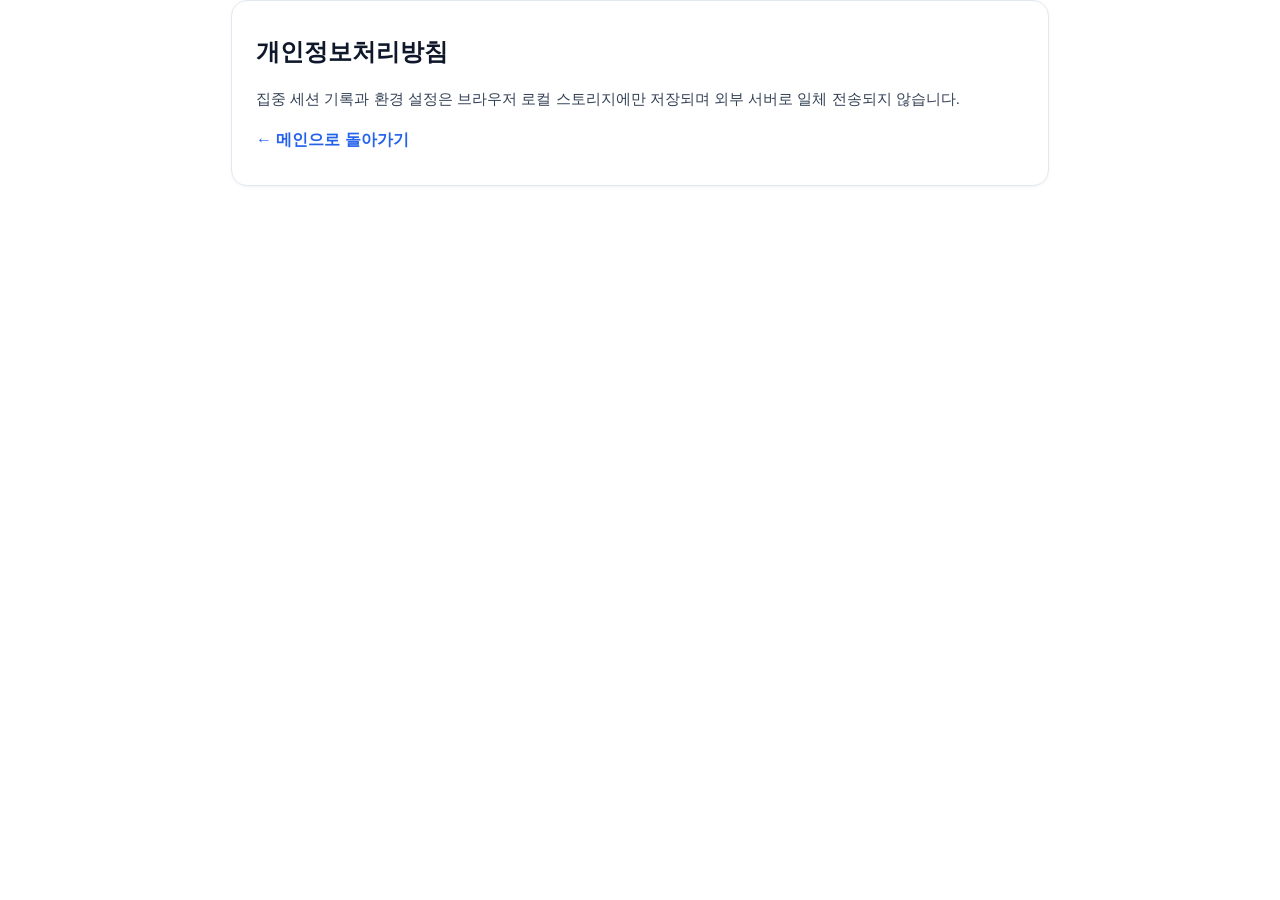
<file: privacy.html>
<!DOCTYPE html><html lang="ko"><head><meta charset="UTF-8"><title>개인정보처리방침 - 딥워크 뽀모도로</title><link rel="canonical" href="https://focus-pomodoro-soundscape.enjoy-onepage.com/privacy.html"><style>
  body { margin: 0; font-family: -apple-system, BlinkMacSystemFont, "Segoe UI", Roboto, sans-serif; background: #f8fafc; color: #1e293b; line-height: 1.6; padding: 24px 16px; }
  .wrap, .max-w-2xl, .max-w-3xl, .container, main { max-width: 768px; margin: 0 auto; background: #fff; padding: 32px 24px; border-radius: 16px; border: 1px solid #e2e8f0; box-shadow: 0 1px 3px rgba(0,0,0,0.05); }
  h1 { font-size: 1.5rem; font-weight: 800; margin-top: 0; color: #0f172a; }
  h2 { font-size: 1.15rem; font-weight: 700; margin-top: 24px; color: #1e293b; }
  p, li { font-size: 0.95rem; color: #334155; }
  a { color: #2563eb; text-decoration: none; font-weight: 600; }
  a:hover { text-decoration: underline; }
  .footer, footer { text-align: center; margin-top: 24px; font-size: 0.85rem; color: #64748b; }
</style>
</head><body class="bg-slate-900 text-slate-100 p-8 max-w-2xl mx-auto"><h1 class="text-2xl font-bold mb-4">개인정보처리방침</h1><p class="mb-4">집중 세션 기록과 환경 설정은 브라우저 로컬 스토리지에만 저장되며 외부 서버로 일체 전송되지 않습니다.</p><a href="/" class="text-blue-400 hover:underline">&larr; 메인으로 돌아가기</a></body></html>
</file>
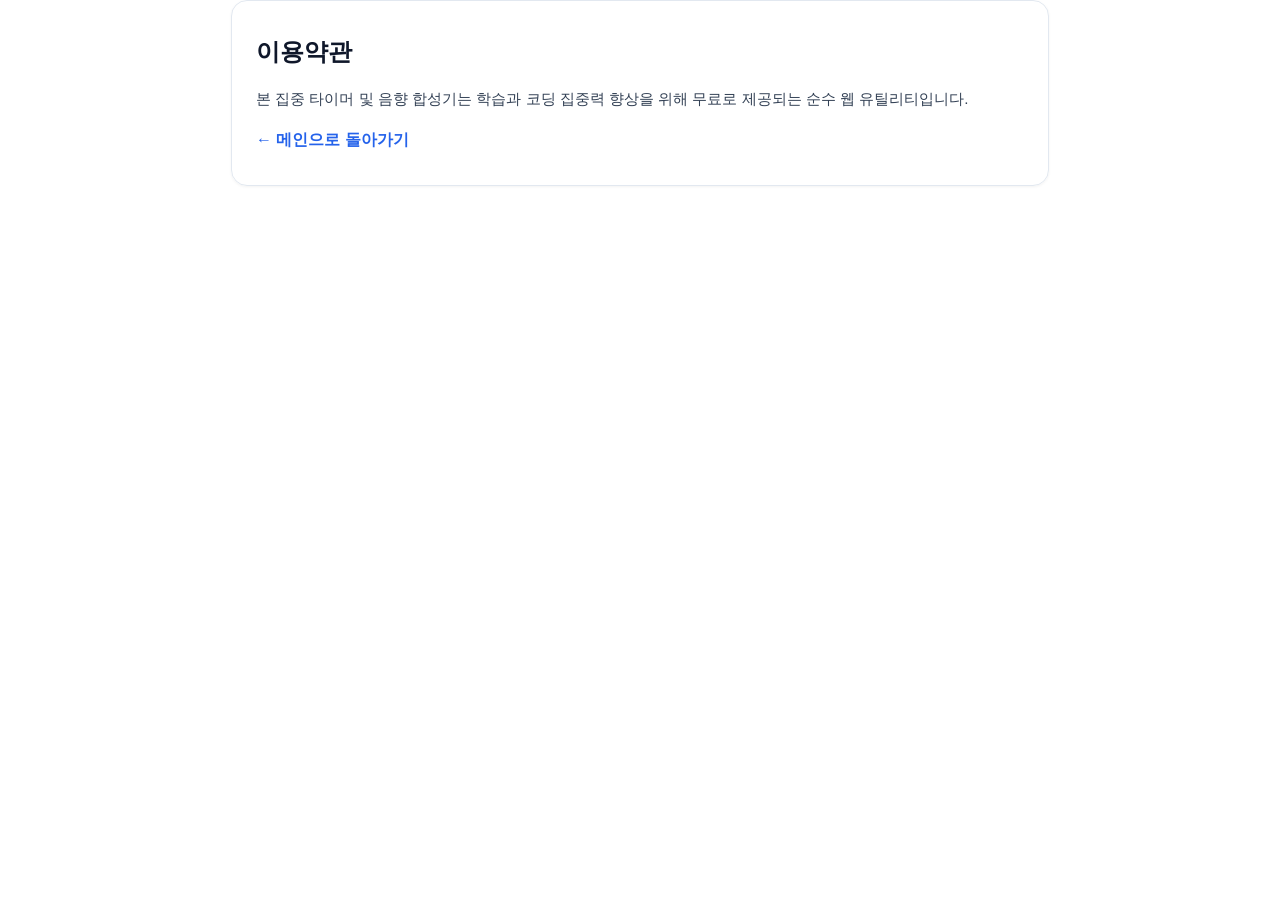
<file: terms.html>
<!DOCTYPE html><html lang="ko"><head><meta charset="UTF-8"><title>이용약관 - 딥워크 뽀모도로</title><link rel="canonical" href="https://focus-pomodoro-soundscape.enjoy-onepage.com/terms.html"><style>
  body { margin: 0; font-family: -apple-system, BlinkMacSystemFont, "Segoe UI", Roboto, sans-serif; background: #f8fafc; color: #1e293b; line-height: 1.6; padding: 24px 16px; }
  .wrap, .max-w-2xl, .max-w-3xl, .container, main { max-width: 768px; margin: 0 auto; background: #fff; padding: 32px 24px; border-radius: 16px; border: 1px solid #e2e8f0; box-shadow: 0 1px 3px rgba(0,0,0,0.05); }
  h1 { font-size: 1.5rem; font-weight: 800; margin-top: 0; color: #0f172a; }
  h2 { font-size: 1.15rem; font-weight: 700; margin-top: 24px; color: #1e293b; }
  p, li { font-size: 0.95rem; color: #334155; }
  a { color: #2563eb; text-decoration: none; font-weight: 600; }
  a:hover { text-decoration: underline; }
  .footer, footer { text-align: center; margin-top: 24px; font-size: 0.85rem; color: #64748b; }
</style>
</head><body class="bg-slate-900 text-slate-100 p-8 max-w-2xl mx-auto"><h1 class="text-2xl font-bold mb-4">이용약관</h1><p class="mb-4">본 집중 타이머 및 음향 합성기는 학습과 코딩 집중력 향상을 위해 무료로 제공되는 순수 웹 유틸리티입니다.</p><a href="/" class="text-blue-400 hover:underline">&larr; 메인으로 돌아가기</a></body></html>
</file>
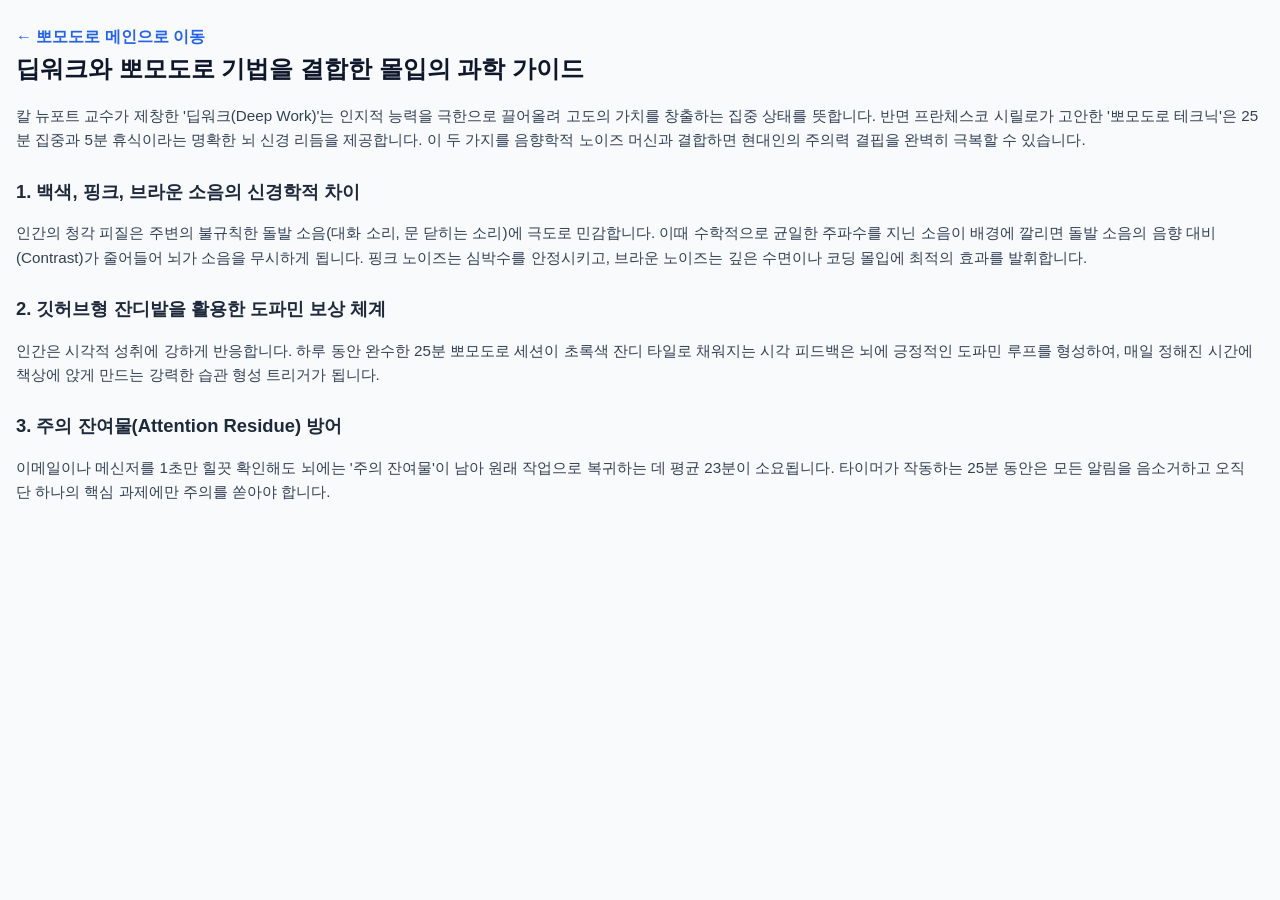
<file: guides/guide.html>
<!DOCTYPE html>
<html lang="ko">
<head>
    <meta charset="UTF-8">
    <meta name="viewport" content="width=device-width, initial-scale=1.0">
    <title>딥워크 뽀모도로 & 바이노럴 음향 심층 가이드북 - 몰입의 과학</title>
    <link rel="canonical" href="https://focus-pomodoro-soundscape.enjoy-onepage.com/guides/guide.html">
    <style>
  body { margin: 0; font-family: -apple-system, BlinkMacSystemFont, "Segoe UI", Roboto, sans-serif; background: #f8fafc; color: #1e293b; line-height: 1.6; padding: 24px 16px; }
  .wrap, .max-w-2xl, .max-w-3xl, .container, main { max-width: 768px; margin: 0 auto; background: #fff; padding: 32px 24px; border-radius: 16px; border: 1px solid #e2e8f0; box-shadow: 0 1px 3px rgba(0,0,0,0.05); }
  h1 { font-size: 1.5rem; font-weight: 800; margin-top: 0; color: #0f172a; }
  h2 { font-size: 1.15rem; font-weight: 700; margin-top: 24px; color: #1e293b; }
  p, li { font-size: 0.95rem; color: #334155; }
  a { color: #2563eb; text-decoration: none; font-weight: 600; }
  a:hover { text-decoration: underline; }
  .footer, footer { text-align: center; margin-top: 24px; font-size: 0.85rem; color: #64748b; }
</style>
</head>
<body class="bg-slate-950 text-slate-200 min-h-screen p-6 sm:p-12 max-w-4xl mx-auto leading-relaxed">
    <a href="/" class="text-emerald-400 hover:underline text-sm mb-6 inline-block">&larr; 뽀모도로 메인으로 이동</a>
    <h1 class="text-3xl font-black text-white mb-6">딥워크와 뽀모도로 기법을 결합한 몰입의 과학 가이드</h1>
    
    <div class="space-y-6 text-sm text-slate-300">
        <p>칼 뉴포트 교수가 제창한 '딥워크(Deep Work)'는 인지적 능력을 극한으로 끌어올려 고도의 가치를 창출하는 집중 상태를 뜻합니다. 반면 프란체스코 시릴로가 고안한 '뽀모도로 테크닉'은 25분 집중과 5분 휴식이라는 명확한 뇌 신경 리듬을 제공합니다. 이 두 가지를 음향학적 노이즈 머신과 결합하면 현대인의 주의력 결핍을 완벽히 극복할 수 있습니다.</p>
        
        <h2 class="text-xl font-bold text-white mt-8 mb-3">1. 백색, 핑크, 브라운 소음의 신경학적 차이</h2>
        <p>인간의 청각 피질은 주변의 불규칙한 돌발 소음(대화 소리, 문 닫히는 소리)에 극도로 민감합니다. 이때 수학적으로 균일한 주파수를 지닌 소음이 배경에 깔리면 돌발 소음의 음향 대비(Contrast)가 줄어들어 뇌가 소음을 무시하게 됩니다. 핑크 노이즈는 심박수를 안정시키고, 브라운 노이즈는 깊은 수면이나 코딩 몰입에 최적의 효과를 발휘합니다.</p>

        <h2 class="text-xl font-bold text-white mt-8 mb-3">2. 깃허브형 잔디밭을 활용한 도파민 보상 체계</h2>
        <p>인간은 시각적 성취에 강하게 반응합니다. 하루 동안 완수한 25분 뽀모도로 세션이 초록색 잔디 타일로 채워지는 시각 피드백은 뇌에 긍정적인 도파민 루프를 형성하여, 매일 정해진 시간에 책상에 앉게 만드는 강력한 습관 형성 트리거가 됩니다.</p>

        <h2 class="text-xl font-bold text-white mt-8 mb-3">3. 주의 잔여물(Attention Residue) 방어</h2>
        <p>이메일이나 메신저를 1초만 힐끗 확인해도 뇌에는 '주의 잔여물'이 남아 원래 작업으로 복귀하는 데 평균 23분이 소요됩니다. 타이머가 작동하는 25분 동안은 모든 알림을 음소거하고 오직 단 하나의 핵심 과제에만 주의를 쏟아야 합니다.</p>
    </div>
</body>
</html>
</file>
<file: style.css>
*,::backdrop,:after,:before{--tw-border-spacing-x:0;--tw-border-spacing-y:0;--tw-translate-x:0;--tw-translate-y:0;--tw-rotate:0;--tw-skew-x:0;--tw-skew-y:0;--tw-scale-x:1;--tw-scale-y:1;--tw-pan-x: ;--tw-pan-y: ;--tw-pinch-zoom: ;--tw-scroll-snap-strictness:proximity;--tw-gradient-from-position: ;--tw-gradient-via-position: ;--tw-gradient-to-position: ;--tw-ordinal: ;--tw-slashed-zero: ;--tw-numeric-figure: ;--tw-numeric-spacing: ;--tw-numeric-fraction: ;--tw-ring-inset: ;--tw-ring-offset-width:0px;--tw-ring-offset-color:#fff;--tw-ring-color:#3b82f680;--tw-ring-offset-shadow:0 0 #0000;--tw-ring-shadow:0 0 #0000;--tw-shadow:0 0 #0000;--tw-shadow-colored:0 0 #0000;--tw-blur: ;--tw-brightness: ;--tw-contrast: ;--tw-grayscale: ;--tw-hue-rotate: ;--tw-invert: ;--tw-saturate: ;--tw-sepia: ;--tw-drop-shadow: ;--tw-backdrop-blur: ;--tw-backdrop-brightness: ;--tw-backdrop-contrast: ;--tw-backdrop-grayscale: ;--tw-backdrop-hue-rotate: ;--tw-backdrop-invert: ;--tw-backdrop-opacity: ;--tw-backdrop-saturate: ;--tw-backdrop-sepia: ;--tw-contain-size: ;--tw-contain-layout: ;--tw-contain-paint: ;--tw-contain-style: }/*! tailwindcss v3.4.17 | MIT License | https://tailwindcss.com*/*,:after,:before{box-sizing:border-box;border:0 solid #e5e7eb}:after,:before{--tw-content:""}:host,html{line-height:1.5;-webkit-text-size-adjust:100%;tab-size:4;font-family:ui-sans-serif,system-ui,sans-serif,Apple Color Emoji,Segoe UI Emoji,Segoe UI Symbol,Noto Color Emoji;font-feature-settings:normal;font-variation-settings:normal;-webkit-tap-highlight-color:transparent}body{margin:0;line-height:inherit}hr{height:0;color:inherit;border-top-width:1px}abbr:where([title]){-webkit-text-decoration:underline dotted;text-decoration:underline dotted}h1,h2,h3,h4,h5,h6{font-size:inherit;font-weight:inherit}a{color:inherit;text-decoration:inherit}b,strong{font-weight:bolder}code,kbd,pre,samp{font-family:ui-monospace,SFMono-Regular,Menlo,Monaco,Consolas,Liberation Mono,Courier New,monospace;font-feature-settings:normal;font-variation-settings:normal;font-size:1em}small{font-size:80%}sub,sup{font-size:75%;line-height:0;position:relative;vertical-align:initial}sub{bottom:-.25em}sup{top:-.5em}table{text-indent:0;border-color:inherit;border-collapse:collapse}button,input,optgroup,select,textarea{font-family:inherit;font-feature-settings:inherit;font-variation-settings:inherit;font-size:100%;font-weight:inherit;line-height:inherit;letter-spacing:inherit;color:inherit;margin:0;padding:0}button,select{text-transform:none}button,input:where([type=button]),input:where([type=reset]),input:where([type=submit]){-webkit-appearance:button;background-color:initial;background-image:none}:-moz-focusring{outline:auto}:-moz-ui-invalid{box-shadow:none}progress{vertical-align:initial}::-webkit-inner-spin-button,::-webkit-outer-spin-button{height:auto}[type=search]{-webkit-appearance:textfield;outline-offset:-2px}::-webkit-search-decoration{-webkit-appearance:none}::-webkit-file-upload-button{-webkit-appearance:button;font:inherit}summary{display:list-item}blockquote,dd,dl,figure,h1,h2,h3,h4,h5,h6,hr,p,pre{margin:0}fieldset{margin:0}fieldset,legend{padding:0}menu,ol,ul{list-style:none;margin:0;padding:0}dialog{padding:0}textarea{resize:vertical}input::placeholder,textarea::placeholder{opacity:1;color:#9ca3af}[role=button],button{cursor:pointer}:disabled{cursor:default}audio,canvas,embed,iframe,img,object,svg,video{display:block;vertical-align:middle}img,video{max-width:100%;height:auto}[hidden]:where(:not([hidden=until-found])){display:none}.pointer-events-none{pointer-events:none}.fixed{position:fixed}.sticky{position:sticky}.bottom-6{bottom:1.5rem}.left-1\/2{left:50%}.top-0{top:0}.z-50{z-index:50}.mx-auto{margin-left:auto;margin-right:auto}.my-4{margin-top:1rem;margin-bottom:1rem}.mb-1{margin-bottom:.25rem}.mb-2{margin-bottom:.5rem}.mb-3{margin-bottom:.75rem}.mb-4{margin-bottom:1rem}.mb-6{margin-bottom:1.5rem}.mb-8{margin-bottom:2rem}.mt-1{margin-top:.25rem}.mt-12{margin-top:3rem}.mt-16{margin-top:4rem}.mt-3{margin-top:.75rem}.mt-6{margin-top:1.5rem}.mt-8{margin-top:2rem}.block{display:block}.inline-block{display:inline-block}.flex{display:flex}.inline-flex{display:inline-flex}.grid{display:grid}.hidden{display:none}.h-11{height:2.75rem}.h-12{height:3rem}.h-2\.5{height:.625rem}.h-3{height:.75rem}.h-6{height:1.5rem}.h-8{height:2rem}.h-full{height:100%}.min-h-screen{min-height:100vh}.w-0{width:0}.w-2\.5{width:.625rem}.w-8{width:2rem}.w-full{width:100%}.max-w-2xl{max-width:42rem}.max-w-4xl{max-width:56rem}.max-w-7xl{max-width:80rem}.max-w-xl{max-width:36rem}.flex-1{flex:1 1 0%}.shrink-0{flex-shrink:0}.flex-grow{flex-grow:1}.-translate-x-1\/2{--tw-translate-x:-50%;transform:translate(var(--tw-translate-x),var(--tw-translate-y)) rotate(var(--tw-rotate)) skewX(var(--tw-skew-x)) skewY(var(--tw-skew-y)) scaleX(var(--tw-scale-x)) scaleY(var(--tw-scale-y))}.cursor-pointer{cursor:pointer}.list-inside{list-style-position:inside}.list-disc{list-style-type:disc}.grid-cols-1{grid-template-columns:repeat(1,minmax(0,1fr))}.grid-cols-3{grid-template-columns:repeat(3,minmax(0,1fr))}.grid-cols-7{grid-template-columns:repeat(7,minmax(0,1fr))}.flex-col{flex-direction:column}.items-start{align-items:flex-start}.items-center{align-items:center}.justify-end{justify-content:flex-end}.justify-center{justify-content:center}.justify-between{justify-content:space-between}.gap-1{gap:.25rem}.gap-2{gap:.5rem}.gap-3{gap:.75rem}.gap-3\.5{gap:.875rem}.gap-4{gap:1rem}.gap-6{gap:1.5rem}.space-y-1>:not([hidden])~:not([hidden]){--tw-space-y-reverse:0;margin-top:calc(.25rem*(1 - var(--tw-space-y-reverse)));margin-bottom:calc(.25rem*var(--tw-space-y-reverse))}.space-y-2>:not([hidden])~:not([hidden]){--tw-space-y-reverse:0;margin-top:calc(.5rem*(1 - var(--tw-space-y-reverse)));margin-bottom:calc(.5rem*var(--tw-space-y-reverse))}.space-y-2\.5>:not([hidden])~:not([hidden]){--tw-space-y-reverse:0;margin-top:calc(.625rem*(1 - var(--tw-space-y-reverse)));margin-bottom:calc(.625rem*var(--tw-space-y-reverse))}.space-y-4>:not([hidden])~:not([hidden]){--tw-space-y-reverse:0;margin-top:calc(1rem*(1 - var(--tw-space-y-reverse)));margin-bottom:calc(1rem*var(--tw-space-y-reverse))}.space-y-6>:not([hidden])~:not([hidden]){--tw-space-y-reverse:0;margin-top:calc(1.5rem*(1 - var(--tw-space-y-reverse)));margin-bottom:calc(1.5rem*var(--tw-space-y-reverse))}.overflow-hidden{overflow:hidden}.whitespace-nowrap{white-space:nowrap}.rounded{border-radius:.25rem}.rounded-2xl{border-radius:1rem}.rounded-full{border-radius:9999px}.rounded-lg{border-radius:.5rem}.rounded-xl{border-radius:.75rem}.border{border-width:1px}.border-2{border-width:2px}.border-b{border-bottom-width:1px}.border-t{border-top-width:1px}.border-emerald-400{--tw-border-opacity:1;border-color:rgb(52 211 153/var(--tw-border-opacity,1))}.border-emerald-500{--tw-border-opacity:1;border-color:rgb(16 185 129/var(--tw-border-opacity,1))}.border-emerald-500\/30{border-color:#10b9814d}.border-indigo-100{--tw-border-opacity:1;border-color:rgb(224 231 255/var(--tw-border-opacity,1))}.border-indigo-400\/30{border-color:#818cf84d}.border-indigo-700\/40{border-color:#4338ca66}.border-slate-200{--tw-border-opacity:1;border-color:rgb(226 232 240/var(--tw-border-opacity,1))}.border-slate-300{--tw-border-opacity:1;border-color:rgb(203 213 225/var(--tw-border-opacity,1))}.border-slate-700{--tw-border-opacity:1;border-color:rgb(51 65 85/var(--tw-border-opacity,1))}.border-slate-800{--tw-border-opacity:1;border-color:rgb(30 41 59/var(--tw-border-opacity,1))}.bg-emerald-500{--tw-bg-opacity:1;background-color:rgb(16 185 129/var(--tw-bg-opacity,1))}.bg-emerald-600{--tw-bg-opacity:1;background-color:rgb(5 150 105/var(--tw-bg-opacity,1))}.bg-indigo-500\/30{background-color:#6366f14d}.bg-indigo-600{--tw-bg-opacity:1;background-color:rgb(79 70 229/var(--tw-bg-opacity,1))}.bg-slate-100{--tw-bg-opacity:1;background-color:rgb(241 245 249/var(--tw-bg-opacity,1))}.bg-slate-800{--tw-bg-opacity:1;background-color:rgb(30 41 59/var(--tw-bg-opacity,1))}.bg-slate-900{--tw-bg-opacity:1;background-color:rgb(15 23 42/var(--tw-bg-opacity,1))}.bg-slate-900\/80{background-color:#0f172acc}.bg-slate-900\/90{background-color:#0f172ae6}.bg-slate-950{--tw-bg-opacity:1;background-color:rgb(2 6 23/var(--tw-bg-opacity,1))}.bg-white{--tw-bg-opacity:1;background-color:rgb(255 255 255/var(--tw-bg-opacity,1))}.bg-gradient-to-br{background-image:linear-gradient(to bottom right,var(--tw-gradient-stops))}.bg-gradient-to-r{background-image:linear-gradient(to right,var(--tw-gradient-stops))}.from-indigo-50{--tw-gradient-from:#eef2ff var(--tw-gradient-from-position);--tw-gradient-to:#eef2ff00 var(--tw-gradient-to-position);--tw-gradient-stops:var(--tw-gradient-from),var(--tw-gradient-to)}.from-indigo-900{--tw-gradient-from:#312e81 var(--tw-gradient-from-position);--tw-gradient-to:#312e8100 var(--tw-gradient-to-position);--tw-gradient-stops:var(--tw-gradient-from),var(--tw-gradient-to)}.to-blue-50{--tw-gradient-to:#eff6ff var(--tw-gradient-to-position)}.to-slate-900{--tw-gradient-to:#0f172a var(--tw-gradient-to-position)}.p-3{padding:.75rem}.p-4{padding:1rem}.p-5{padding:1.25rem}.p-6{padding:1.5rem}.p-8{padding:2rem}.px-1\.5{padding-left:.375rem;padding-right:.375rem}.px-2{padding-left:.5rem;padding-right:.5rem}.px-3{padding-left:.75rem;padding-right:.75rem}.px-4{padding-left:1rem;padding-right:1rem}.px-5{padding-left:1.25rem;padding-right:1.25rem}.px-6{padding-left:1.5rem;padding-right:1.5rem}.py-0\.5{padding-top:.125rem;padding-bottom:.125rem}.py-1{padding-top:.25rem;padding-bottom:.25rem}.py-1\.5{padding-top:.375rem;padding-bottom:.375rem}.py-2{padding-top:.5rem;padding-bottom:.5rem}.py-2\.5{padding-top:.625rem;padding-bottom:.625rem}.py-3{padding-top:.75rem;padding-bottom:.75rem}.py-3\.5{padding-top:.875rem;padding-bottom:.875rem}.py-6{padding-top:1.5rem;padding-bottom:1.5rem}.pb-2{padding-bottom:.5rem}.pt-3{padding-top:.75rem}.pt-4{padding-top:1rem}.pt-6{padding-top:1.5rem}.text-left{text-align:left}.text-center{text-align:center}.font-mono{font-family:ui-monospace,SFMono-Regular,Menlo,Monaco,Consolas,Liberation Mono,Courier New,monospace}.font-sans{font-family:ui-sans-serif,system-ui,sans-serif,Apple Color Emoji,Segoe UI Emoji,Segoe UI Symbol,Noto Color Emoji}.text-2xl{font-size:1.5rem;line-height:2rem}.text-3xl{font-size:1.875rem;line-height:2.25rem}.text-6xl{font-size:3.75rem;line-height:1}.text-\[10px\]{font-size:10px}.text-base{font-size:1rem;line-height:1.5rem}.text-lg{font-size:1.125rem;line-height:1.75rem}.text-sm{font-size:.875rem;line-height:1.25rem}.text-xl{font-size:1.25rem;line-height:1.75rem}.text-xs{font-size:.75rem;line-height:1rem}.font-black{font-weight:900}.font-bold{font-weight:700}.font-extrabold{font-weight:800}.font-medium{font-weight:500}.font-normal{font-weight:400}.font-semibold{font-weight:600}.uppercase{text-transform:uppercase}.leading-relaxed{line-height:1.625}.leading-snug{line-height:1.375}.tracking-tight{letter-spacing:-.025em}.tracking-tighter{letter-spacing:-.05em}.tracking-wider{letter-spacing:.05em}.text-blue-400{--tw-text-opacity:1;color:rgb(96 165 250/var(--tw-text-opacity,1))}.text-emerald-400{--tw-text-opacity:1;color:rgb(52 211 153/var(--tw-text-opacity,1))}.text-indigo-300{--tw-text-opacity:1;color:rgb(165 180 252/var(--tw-text-opacity,1))}.text-indigo-600{--tw-text-opacity:1;color:rgb(79 70 229/var(--tw-text-opacity,1))}.text-slate-100{--tw-text-opacity:1;color:rgb(241 245 249/var(--tw-text-opacity,1))}.text-slate-200{--tw-text-opacity:1;color:rgb(226 232 240/var(--tw-text-opacity,1))}.text-slate-300{--tw-text-opacity:1;color:rgb(203 213 225/var(--tw-text-opacity,1))}.text-slate-400{--tw-text-opacity:1;color:rgb(148 163 184/var(--tw-text-opacity,1))}.text-slate-500{--tw-text-opacity:1;color:rgb(100 116 139/var(--tw-text-opacity,1))}.text-slate-600{--tw-text-opacity:1;color:rgb(71 85 105/var(--tw-text-opacity,1))}.text-slate-800{--tw-text-opacity:1;color:rgb(30 41 59/var(--tw-text-opacity,1))}.text-slate-900{--tw-text-opacity:1;color:rgb(15 23 42/var(--tw-text-opacity,1))}.text-white{--tw-text-opacity:1;color:rgb(255 255 255/var(--tw-text-opacity,1))}.accent-emerald-500{accent-color:#10b981}.opacity-0{opacity:0}.shadow{--tw-shadow:0 1px 3px 0 #0000001a,0 1px 2px -1px #0000001a;--tw-shadow-colored:0 1px 3px 0 var(--tw-shadow-color),0 1px 2px -1px var(--tw-shadow-color)}.shadow,.shadow-2xl{box-shadow:var(--tw-ring-offset-shadow,0 0 #0000),var(--tw-ring-shadow,0 0 #0000),var(--tw-shadow)}.shadow-2xl{--tw-shadow:0 25px 50px -12px #00000040;--tw-shadow-colored:0 25px 50px -12px var(--tw-shadow-color)}.shadow-lg{--tw-shadow:0 10px 15px -3px #0000001a,0 4px 6px -4px #0000001a;--tw-shadow-colored:0 10px 15px -3px var(--tw-shadow-color),0 4px 6px -4px var(--tw-shadow-color)}.shadow-lg,.shadow-md{box-shadow:var(--tw-ring-offset-shadow,0 0 #0000),var(--tw-ring-shadow,0 0 #0000),var(--tw-shadow)}.shadow-md{--tw-shadow:0 4px 6px -1px #0000001a,0 2px 4px -2px #0000001a;--tw-shadow-colored:0 4px 6px -1px var(--tw-shadow-color),0 2px 4px -2px var(--tw-shadow-color)}.shadow-sm{--tw-shadow:0 1px 2px 0 #0000000d;--tw-shadow-colored:0 1px 2px 0 var(--tw-shadow-color)}.shadow-sm,.shadow-xl{box-shadow:var(--tw-ring-offset-shadow,0 0 #0000),var(--tw-ring-shadow,0 0 #0000),var(--tw-shadow)}.shadow-xl{--tw-shadow:0 20px 25px -5px #0000001a,0 8px 10px -6px #0000001a;--tw-shadow-colored:0 20px 25px -5px var(--tw-shadow-color),0 8px 10px -6px var(--tw-shadow-color)}.shadow-emerald-500\/20{--tw-shadow-color:#10b98133;--tw-shadow:var(--tw-shadow-colored)}.outline-none{outline:2px solid #0000;outline-offset:2px}.filter{filter:var(--tw-blur) var(--tw-brightness) var(--tw-contrast) var(--tw-grayscale) var(--tw-hue-rotate) var(--tw-invert) var(--tw-saturate) var(--tw-sepia) var(--tw-drop-shadow)}.backdrop-blur{--tw-backdrop-blur:blur(8px);-webkit-backdrop-filter:var(--tw-backdrop-blur) var(--tw-backdrop-brightness) var(--tw-backdrop-contrast) var(--tw-backdrop-grayscale) var(--tw-backdrop-hue-rotate) var(--tw-backdrop-invert) var(--tw-backdrop-opacity) var(--tw-backdrop-saturate) var(--tw-backdrop-sepia);backdrop-filter:var(--tw-backdrop-blur) var(--tw-backdrop-brightness) var(--tw-backdrop-contrast) var(--tw-backdrop-grayscale) var(--tw-backdrop-hue-rotate) var(--tw-backdrop-invert) var(--tw-backdrop-opacity) var(--tw-backdrop-saturate) var(--tw-backdrop-sepia)}.transition{transition-property:color,background-color,border-color,text-decoration-color,fill,stroke,opacity,box-shadow,transform,filter,-webkit-backdrop-filter;transition-property:color,background-color,border-color,text-decoration-color,fill,stroke,opacity,box-shadow,transform,filter,backdrop-filter;transition-property:color,background-color,border-color,text-decoration-color,fill,stroke,opacity,box-shadow,transform,filter,backdrop-filter,-webkit-backdrop-filter;transition-timing-function:cubic-bezier(.4,0,.2,1);transition-duration:.15s}.transition-all{transition-property:all;transition-timing-function:cubic-bezier(.4,0,.2,1);transition-duration:.15s}.transition-opacity{transition-property:opacity;transition-timing-function:cubic-bezier(.4,0,.2,1);transition-duration:.15s}.duration-300{transition-duration:.3s}.duration-500{transition-duration:.5s}.hover\:border-slate-700:hover{--tw-border-opacity:1;border-color:rgb(51 65 85/var(--tw-border-opacity,1))}.hover\:bg-emerald-500:hover{--tw-bg-opacity:1;background-color:rgb(16 185 129/var(--tw-bg-opacity,1))}.hover\:bg-emerald-500\/10:hover{background-color:#10b9811a}.hover\:bg-indigo-700:hover{--tw-bg-opacity:1;background-color:rgb(67 56 202/var(--tw-bg-opacity,1))}.hover\:bg-slate-700:hover{--tw-bg-opacity:1;background-color:rgb(51 65 85/var(--tw-bg-opacity,1))}.hover\:text-emerald-300:hover{--tw-text-opacity:1;color:rgb(110 231 183/var(--tw-text-opacity,1))}.hover\:text-slate-400:hover{--tw-text-opacity:1;color:rgb(148 163 184/var(--tw-text-opacity,1))}.hover\:text-white:hover{--tw-text-opacity:1;color:rgb(255 255 255/var(--tw-text-opacity,1))}.hover\:underline:hover{text-decoration-line:underline}.hover\:shadow-md:hover{--tw-shadow:0 4px 6px -1px #0000001a,0 2px 4px -2px #0000001a;--tw-shadow-colored:0 4px 6px -1px var(--tw-shadow-color),0 2px 4px -2px var(--tw-shadow-color);box-shadow:var(--tw-ring-offset-shadow,0 0 #0000),var(--tw-ring-shadow,0 0 #0000),var(--tw-shadow)}.focus\:ring-2:focus{--tw-ring-offset-shadow:var(--tw-ring-inset) 0 0 0 var(--tw-ring-offset-width) var(--tw-ring-offset-color);--tw-ring-shadow:var(--tw-ring-inset) 0 0 0 calc(2px + var(--tw-ring-offset-width)) var(--tw-ring-color);box-shadow:var(--tw-ring-offset-shadow),var(--tw-ring-shadow),var(--tw-shadow,0 0 #0000)}.focus\:ring-emerald-500:focus{--tw-ring-opacity:1;--tw-ring-color:rgb(16 185 129/var(--tw-ring-opacity,1))}@media (min-width:640px){.sm\:grid-cols-2{grid-template-columns:repeat(2,minmax(0,1fr))}.sm\:flex-row{flex-direction:row}.sm\:p-12{padding:3rem}.sm\:p-6{padding:1.5rem}.sm\:p-8{padding:2rem}.sm\:text-left{text-align:left}.sm\:text-2xl{font-size:1.5rem;line-height:2rem}.sm\:text-4xl{font-size:2.25rem;line-height:2.5rem}.sm\:text-7xl{font-size:4.5rem;line-height:1}.sm\:text-lg{font-size:1.125rem;line-height:1.75rem}.sm\:text-sm{font-size:.875rem;line-height:1.25rem}.sm\:text-xl{font-size:1.25rem;line-height:1.75rem}}@media (min-width:768px){.md\:grid-cols-3{grid-template-columns:repeat(3,minmax(0,1fr))}}@media (min-width:1024px){.lg\:sticky{position:sticky}.lg\:top-20{top:5rem}.lg\:col-span-6{grid-column:span 6/span 6}.lg\:grid-cols-12{grid-template-columns:repeat(12,minmax(0,1fr))}}@media (prefers-color-scheme:dark){.dark\:border-indigo-800\/50{border-color:#3730a380}.dark\:border-slate-800{--tw-border-opacity:1;border-color:rgb(30 41 59/var(--tw-border-opacity,1))}.dark\:bg-slate-900{--tw-bg-opacity:1;background-color:rgb(15 23 42/var(--tw-bg-opacity,1))}.dark\:from-indigo-950\/40{--tw-gradient-from:#1e1b4b66 var(--tw-gradient-from-position);--tw-gradient-to:#1e1b4b00 var(--tw-gradient-to-position);--tw-gradient-stops:var(--tw-gradient-from),var(--tw-gradient-to)}.dark\:to-blue-950\/40{--tw-gradient-to:#17255466 var(--tw-gradient-to-position)}.dark\:text-indigo-400{--tw-text-opacity:1;color:rgb(129 140 248/var(--tw-text-opacity,1))}.dark\:text-slate-300{--tw-text-opacity:1;color:rgb(203 213 225/var(--tw-text-opacity,1))}.dark\:text-slate-400{--tw-text-opacity:1;color:rgb(148 163 184/var(--tw-text-opacity,1))}.dark\:text-white{--tw-text-opacity:1;color:rgb(255 255 255/var(--tw-text-opacity,1))}}
</file>
